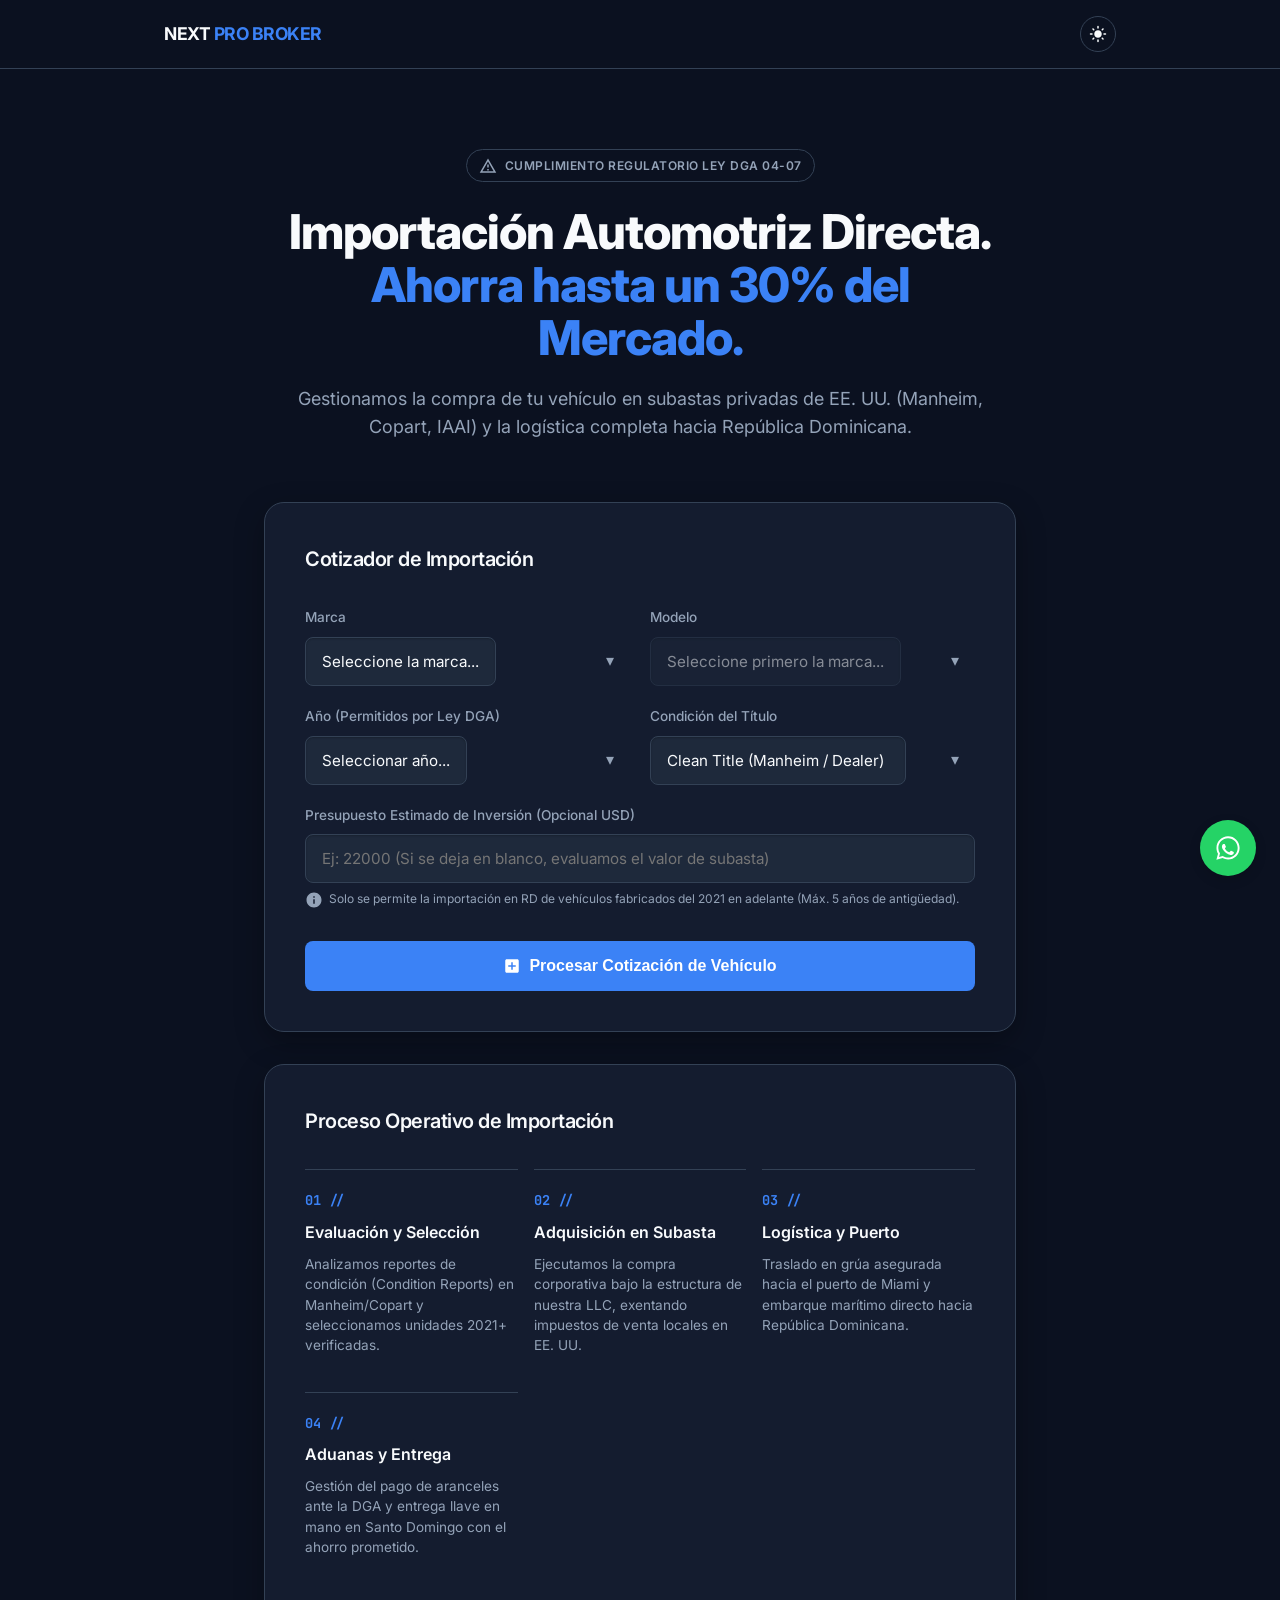
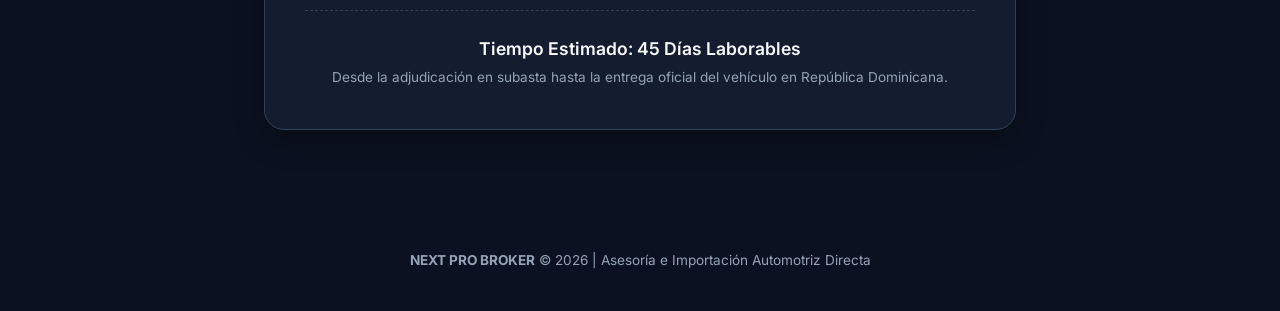
<file: index.html>
<!DOCTYPE html>
<html lang="es">
<head>
    <meta charset="UTF-8">
    <meta name="viewport" content="width=device-width, initial-scale=1.0, maximum-scale=1.0, user-scalable=no">
    <title>NEXT PRO BROKER | Importación Automotriz de Alta Gama</title>
    
    <style>
        /* =========================================
           1. SISTEMA DE DISEÑO ÉLITE (TECH BLUE LOOK)
           ========================================= */
        @import url('https://fonts.googleapis.com/css2?family=Inter:wght@300;400;500;600;700;800&family=JetBrains+Mono:wght@500;700&display=swap');

        :root {
            /* MODO OSCURO (Pro Tools Blue Theme) */
            --bg-main: #0B1120; /* Fondo azul marino profundo (Deep Navy) */
            --bg-card: #141C2F; /* Tarjetas elevadas */
            --bg-input: #1E293B; /* Inputs claros */
            --border-color: #334155; /* Bordes sutiles azulados */
            
            --text-main: #F8FAFC;
            --text-muted: #94A3B8;
            
            --primary: #3B82F6; /* Azul Eléctrico (Tech Blue) */
            --primary-hover: #2563EB;
            
            --success: #10B981; /* Verde esmeralda para éxito/ahorro */
            --success-bg: rgba(16, 185, 129, 0.1);
            
            --wa-color: #25D366;
            --stripe-color: #635BFF;

            --radius-sm: 8px;
            --radius-md: 12px;
            --radius-lg: 20px;
            
            --shadow-card: 0 10px 30px rgba(0, 0, 0, 0.3);
            --shadow-input: inset 0 1px 2px rgba(0,0,0,0.2);
        }

        /* MODO CLARO (Pro Tools Light Blue) */
        body.light-mode {
            --bg-main: #F1F5F9; /* Gris azulado claro */
            --bg-card: #FFFFFF; 
            --bg-input: #F8FAFC; 
            --border-color: #E2E8F0; 
            
            --text-main: #0F172A; /* Azul noche casi negro para texto */
            --text-muted: #64748B;
            
            --shadow-card: 0 10px 30px rgba(15, 23, 42, 0.05);
            --shadow-input: inset 0 1px 2px rgba(15, 23, 42, 0.03);
        }

        /* Reset & Base */
        * { margin: 0; padding: 0; box-sizing: border-box; -webkit-tap-highlight-color: transparent; }

        body { 
            font-family: 'Inter', sans-serif;
            background: var(--bg-main); 
            color: var(--text-main); 
            line-height: 1.6; 
            min-height: 100vh;
            transition: background-color 0.3s ease, color 0.3s ease;
            -webkit-font-smoothing: antialiased;
            -moz-osx-font-smoothing: grayscale;
        }

        /* Ocultar elementos */
        .hidden { display: none !important; }

        /* SVG */
        .svg-icon {
            width: 18px; height: 18px; fill: currentColor; display: inline-block; vertical-align: middle; flex-shrink: 0;
        }

        /* =========================================
           2. NAVEGACIÓN
           ========================================= */
        .navbar { 
            background: var(--bg-main); 
            border-bottom: 1px solid var(--border-color); 
            position: sticky; top: 0; z-index: 100;
        }
        .nav-container { max-width: 1000px; margin: 0 auto; padding: 16px 24px; display: flex; justify-content: space-between; align-items: center; }
        .logo { font-size: 1.1rem; font-weight: 700; letter-spacing: -0.5px; }
        .logo span { color: var(--primary); }

        .theme-btn {
            background: transparent; border: 1px solid var(--border-color); color: var(--text-main);
            width: 36px; height: 36px; border-radius: 50%; cursor: pointer;
            display: flex; align-items: center; justify-content: center; transition: background 0.2s;
        }
        .theme-btn:hover { background: var(--bg-input); }

        /* =========================================
           3. HERO SECTION
           ========================================= */
        .hero { padding: 80px 24px 60px; text-align: center; max-width: 800px; margin: 0 auto; }
        .hero-badge {
            display: inline-flex; align-items: center; gap: 8px; background: transparent; border: 1px solid var(--border-color);
            padding: 6px 12px; border-radius: 99px; font-size: 0.75rem; font-weight: 600; color: var(--text-muted); margin-bottom: 24px;
            letter-spacing: 0.5px; text-transform: uppercase;
        }
        .hero h1 { font-size: 3rem; line-height: 1.1; font-weight: 800; letter-spacing: -1px; margin-bottom: 20px; }
        .hero h1 span { color: var(--primary); }
        .hero p { font-size: 1.125rem; color: var(--text-muted); font-weight: 400; }

        /* =========================================
           4. CONTENEDORES & FORMULARIO
           ========================================= */
        .main-section { max-width: 800px; margin: 0 auto; padding: 0 24px 80px; }

        .glass-card { 
            background: var(--bg-card); 
            border: 1px solid var(--border-color); 
            border-radius: var(--radius-lg); 
            box-shadow: var(--shadow-card);
            overflow: hidden;
        }

        .card-body { padding: 40px; }
        .card-header-title { font-size: 1.25rem; font-weight: 600; margin-bottom: 32px; letter-spacing: -0.5px; }

        .form-grid { display: grid; grid-template-columns: 1fr 1fr; gap: 20px; }
        .full-width { grid-column: 1 / -1; }

        .input-box { display: flex; flex-direction: column; }
        .input-box label { font-size: 0.85rem; color: var(--text-muted); margin-bottom: 8px; font-weight: 500; }

        .input-box select, .input-box input { 
            background: var(--bg-input); border: 1px solid var(--border-color); color: var(--text-main); 
            padding: 14px 16px; border-radius: var(--radius-sm); font-size: 0.95rem; outline: none; transition: border-color 0.2s;
            appearance: none; -webkit-appearance: none; font-family: inherit; box-shadow: var(--shadow-input);
        }

        .select-wrapper { position: relative; }
        .select-wrapper::after {
            content: "▾"; position: absolute; right: 16px; top: 50%; transform: translateY(-50%);
            color: var(--text-muted); pointer-events: none; font-size: 1rem;
        }
        .input-box select:focus, .input-box input:focus { border-color: var(--primary); }
        .input-box select:disabled { opacity: 0.5; cursor: not-allowed; }

        .legal-note { font-size: 0.75rem; color: var(--text-muted); margin-top: 8px; font-weight: 400; display: flex; align-items: flex-start; gap: 6px; line-height: 1.4; }

        /* Botón Principal */
        .btn-action {
            background: var(--primary); color: #fff; width: 100%; padding: 16px; border-radius: var(--radius-sm);
            font-size: 1rem; font-weight: 600; border: none; cursor: pointer; margin-top: 32px;
            display: flex; align-items: center; justify-content: center; gap: 8px; transition: background 0.2s;
        }
        .btn-action:hover { background: var(--primary-hover); }

        /* =========================================
           5. RESULTADOS (ESTILO FINANCIERO)
           ========================================= */
        .results-box { margin-top: 40px; padding-top: 40px; border-top: 1px solid var(--border-color); display: grid; grid-template-columns: 1fr 1fr; gap: 16px; }

        .price-card { background: var(--bg-input); padding: 20px; border-radius: var(--radius-md); border: 1px solid var(--border-color); }
        .price-card h4 { color: var(--text-muted); font-size: 0.85rem; font-weight: 500; }
        .price-card .amount { font-family: 'JetBrains Mono', monospace; font-size: 1.75rem; font-weight: 700; margin-top: 4px; letter-spacing: -1px; }
        .price-card.dealer .amount { color: var(--text-muted); font-size: 1.25rem; font-weight: 500; text-decoration: line-through; }
        .price-card.broker .amount { color: var(--text-main); }

        .savings-card { 
            grid-column: 1 / -1; background: var(--success-bg); border: 1px solid var(--border-color); 
            padding: 20px; border-radius: var(--radius-md); display: flex; align-items: center; justify-content: space-between;
        }
        .savings-card-content { display: flex; align-items: center; gap: 12px; }
        .savings-card h4 { color: var(--success); font-size: 0.85rem; font-weight: 600; }
        .savings-card p { font-family: 'JetBrains Mono', monospace; font-size: 1.5rem; font-weight: 700; color: var(--success); letter-spacing: -0.5px; }

        .cta-group { grid-column: 1 / -1; display: flex; gap: 12px; margin-top: 16px; }

        .btn-wa, .btn-pay { 
            flex: 1; padding: 14px; border-radius: var(--radius-sm); border: none; font-size: 0.95rem; font-weight: 600; cursor: pointer; 
            display: flex; align-items: center; justify-content: center; gap: 8px; transition: opacity 0.2s; color: #fff;
        }
        .btn-wa { background: var(--wa-color); }
        .btn-pay { background: var(--stripe-color); }
        .btn-wa:hover, .btn-pay:hover { opacity: 0.9; }

        /* =========================================
           6. SECCIÓN PROCESO
           ========================================= */
        .process-section { margin-top: 32px; }
        .process-grid { display: grid; grid-template-columns: repeat(auto-fit, minmax(180px, 1fr)); gap: 16px; margin-top: 24px; }

        .step-card { padding: 20px 0; position: relative; border-top: 1px solid var(--border-color); }
        .step-badge { color: var(--text-muted); font-family: 'JetBrains Mono', monospace; font-weight: 700; font-size: 0.85rem; margin-bottom: 8px; display: block; }
        .step-card h4 { font-size: 1rem; font-weight: 600; margin-bottom: 8px; }
        .step-card p { color: var(--text-muted); font-size: 0.85rem; line-height: 1.5; }

        .timeline-box { margin-top: 32px; padding-top: 24px; border-top: 1px dashed var(--border-color); text-align: center; }
        .timeline-box h3 { font-size: 1.1rem; font-weight: 600; }
        .timeline-box p { color: var(--text-muted); font-size: 0.85rem; margin-top: 4px; }

        /* =========================================
           7. FLOTANTE WHATSAPP & FOOTER
           ========================================= */
        .floating-wa {
            position: fixed; bottom: 24px; right: 24px; background: var(--wa-color); color: #fff;
            width: 56px; height: 56px; border-radius: 50%; display: flex; align-items: center; justify-content: center;
            box-shadow: 0 4px 12px rgba(0,0,0,0.15); z-index: 999; text-decoration: none; transition: transform 0.2s;
        }
        .floating-wa:hover { transform: scale(1.05); }

        footer { text-align: center; padding: 40px 24px; color: var(--text-muted); font-size: 0.85rem; }

        /* =========================================
           8. RESPONSIVE
           ========================================= */
        @media (max-width: 768px) {
            .hero h1 { font-size: 2.2rem; }
            .card-body { padding: 24px 20px; }
            .form-grid, .results-box, .cta-group { grid-template-columns: 1fr; }
            .cta-group { flex-direction: column; }
            .savings-card { flex-direction: column; align-items: flex-start; gap: 8px; }
        }
    </style>
</head>
<body>

    <!-- Navegación -->
    <nav class="navbar">
        <div class="nav-container">
            <div class="logo">NEXT <span>PRO BROKER</span></div>
            <button id="theme-toggle" class="theme-btn" aria-label="Cambiar Tema">
                <svg id="theme-svg" class="svg-icon" viewBox="0 0 24 24">
                    <path d="M12 7c-2.76 0-5 2.24-5 5s2.24 5 5 5 5-2.24 5-5-2.24-5-5-5zM2 13h2c.55 0 1-.45 1-1s-.45-1-1-1H2c-.55 0-1 .45-1 1s.45 1 1 1zm18 0h2c.55 0 1-.45 1-1s-.45-1-1-1h-2c-.55 0-1 .45-1 1s.45 1 1 1zM11 2v2c0 .55.45 1 1 1s1-.45 1-1V2c0-.55-.45-1-1-1s-1 .45-1 1zm0 18v2c0 .55.45 1 1 1s1-.45 1-1v-2c0-.55-.45-1-1-1s-1 .45-1 1zM5.99 4.58c-.39-.39-1.03-.39-1.41 0s-.39 1.03 0 1.41l1.06 1.06c.39.39 1.03.39 1.41 0s.39-1.03 0-1.41L5.99 4.58zm12.37 12.37c-.39-.39-1.03-.39-1.41 0s-.39 1.03 0 1.41l1.06 1.06c.39.39 1.03.39 1.41 0s.39-1.03 0-1.41l-1.06-1.06zm1.06-10.96c.39-.39.39-1.03 0-1.41s-1.03-.39-1.41 0l-1.06 1.06c-.39.39-.39 1.03 0 1.41s1.03.39 1.41 0l1.06-1.06zM7.05 18.36c.39-.39.39-1.03 0-1.41s-1.03-.39-1.41 0l-1.06 1.06c-.39.39-.39 1.03 0 1.41s1.03.39 1.41 0l1.06-1.06z"/>
                </svg>
            </button>
        </div>
    </nav>

    <!-- Header Hero -->
    <header class="hero">
        <div class="hero-badge">
            <svg class="svg-icon" viewBox="0 0 24 24"><path d="M12 2L1 21h22L12 2zm0 3.99L19.53 19H4.47L12 5.99zM11 16h2v2h-2zm0-6h2v4h-2z"/></svg>
            Cumplimiento Regulatorio Ley DGA 04-07
        </div>
        <h1>Importación Automotriz Directa. <br><span>Ahorra hasta un 30% del Mercado.</span></h1>
        <p>Gestionamos la compra de tu vehículo en subastas privadas de EE. UU. (Manheim, Copart, IAAI) y la logística completa hacia República Dominicana.</p>
    </header>

    <!-- Sección Principal -->
    <main class="main-section">
        
        <!-- CALCULADORA CARD -->
        <div class="glass-card">
            <div class="card-body">
                <h2 class="card-header-title">Cotizador de Importación</h2>
                
                <form id="pro-form">
                    <div class="form-grid">
                        
                        <!-- MARCA -->
                        <div class="input-box">
                            <label>Marca</label>
                            <div class="select-wrapper">
                                <select id="marca" onchange="cargarModelosAPI()" required>
                                    <option value="" disabled selected>Seleccione la marca...</option>
                                    <option value="Acura">Acura</option>
                                    <option value="Audi">Audi</option>
                                    <option value="BMW">BMW</option>
                                    <option value="Chevrolet">Chevrolet</option>
                                    <option value="Dodge">Dodge</option>
                                    <option value="Ford">Ford</option>
                                    <option value="Honda">Honda</option>
                                    <option value="Hyundai">Hyundai</option>
                                    <option value="Infiniti">Infiniti</option>
                                    <option value="Jeep">Jeep</option>
                                    <option value="Kia">Kia</option>
                                    <option value="Lexus">Lexus</option>
                                    <option value="Mazda">Mazda</option>
                                    <option value="Mercedes-Benz">Mercedes-Benz</option>
                                    <option value="Nissan">Nissan</option>
                                    <option value="Porsche">Porsche</option>
                                    <option value="Subaru">Subaru</option>
                                    <option value="Toyota">Toyota</option>
                                    <option value="Volkswagen">Volkswagen</option>
                                </select>
                            </div>
                        </div>
                        
                        <!-- MODELO (API) -->
                        <div class="input-box">
                            <label>Modelo <span id="loading-modelos" class="hidden" style="color:var(--primary); font-size:0.75rem;">(Conectando...)</span></label>
                            <div class="select-wrapper">
                                <select id="modelo" disabled required>
                                    <option value="" disabled selected>Seleccione primero la marca...</option>
                                </select>
                            </div>
                        </div>

                        <!-- AÑO (RESTRINGIDO STRICTAMENTE POR LEY DGA: 2021 A 2026) -->
                        <div class="input-box">
                            <label>Año (Permitidos por Ley DGA)</label>
                            <div class="select-wrapper">
                                <select id="anio" required>
                                    <option value="" disabled selected>Seleccionar año...</option>
                                    <option value="2026">2026</option>
                                    <option value="2025">2025</option>
                                    <option value="2024">2024</option>
                                    <option value="2023">2023</option>
                                    <option value="2022">2022</option>
                                    <option value="2021">2021</option>
                                </select>
                            </div>
                        </div>
                        
                        <!-- CONDICIÓN -->
                        <div class="input-box">
                            <label>Condición del Título</label>
                            <div class="select-wrapper">
                                <select id="titulo" required>
                                    <option value="Clean Title">Clean Title (Manheim / Dealer)</option>
                                    <option value="Salvage / Rebuilt">Rebuilt / Salvage (Copart / IAAI)</option>
                                </select>
                            </div>
                        </div>

                        <!-- PRESUPUESTO (OPCIONAL) -->
                        <div class="input-box full-width">
                            <label>Presupuesto Estimado de Inversión (Opcional USD)</label>
                            <input type="number" id="presupuesto" placeholder="Ej: 22000 (Si se deja en blanco, evaluamos el valor de subasta)">
                            <span class="legal-note">
                                <svg class="svg-icon" viewBox="0 0 24 24"><path d="M12 2C6.48 2 2 6.48 2 12s4.48 10 10 10 10-4.48 10-10S17.52 2 12 2zm1 15h-2v-6h2v6zm0-8h-2V7h2v2z"/></svg>
                                Solo se permite la importación en RD de vehículos fabricados del 2021 en adelante (Máx. 5 años de antigüedad).
                            </span>
                        </div>
                    </div>

                    <button type="button" class="btn-action" onclick="calcularProyeccion()">
                        <svg class="svg-icon" viewBox="0 0 24 24"><path d="M19 3H5c-1.1 0-2 .9-2 2v14c0 1.1.9 2 2 2h14c1.1 0 2-.9 2-2V5c0-1.1-.9-2-2-2zm-2 10h-4v4h-2v-4H7v-2h4V7h2v4h4v2z"/></svg>
                        Procesar Cotización de Vehículo
                    </button>
                </form>

                <!-- RESULTADOS -->
                <div id="panel-resultados" class="results-box hidden">
                    <div class="price-card dealer">
                        <h4>Precio Promedio (Dealer RD)</h4>
                        <p class="amount" id="precio-local">$0</p>
                    </div>
                    
                    <div class="price-card broker">
                        <h4>Costo NEXT PRO BROKER</h4>
                        <p class="amount" id="precio-broker">$0</p>
                    </div>

                    <div class="savings-card">
                        <div class="savings-card-content">
                            <svg class="svg-icon" style="color: var(--success); width: 24px; height: 24px;" viewBox="0 0 24 24"><path d="M9 16.17L4.83 12l-1.42 1.41L9 19 21 7l-1.41-1.41z"/></svg>
                            <h4>Ahorro Estimado Retenido</h4>
                        </div>
                        <p id="monto-ahorro">$0 USD</p>
                    </div>

                    <div class="cta-group">
                        <button class="btn-wa" onclick="cerrarVentaWA()">
                            <svg class="svg-icon" viewBox="0 0 24 24"><path d="M12.04 2c-5.46 0-9.91 4.45-9.91 9.91 0 1.75.46 3.45 1.32 4.95L2.05 22l5.25-1.38c1.45.79 3.08 1.21 4.74 1.21 5.46 0 9.91-4.45 9.91-9.91 0-2.65-1.03-5.14-2.9-7.01A9.816 9.816 0 0 0 12.04 2m.01 1.67c4.55 0 8.25 3.7 8.25 8.25 0 4.55-3.7 8.25-8.25 8.25-1.5 0-2.97-.41-4.26-1.18l-.31-.18-3.16.83.84-3.08-.2-.32a8.216 8.216 0 0 1-1.26-4.32c0-4.55 3.7-8.25 8.25-8.25m4.53 11.53c-.25-.13-1.47-.72-1.7-.81-.23-.08-.39-.13-.56.13-.17.25-.64.81-.79.98-.15.17-.3.19-.55.06-.25-.13-1.06-.39-2.02-1.25-.75-.67-1.26-1.5-1.41-1.75-.15-.25-.02-.38.11-.51.11-.11.25-.29.38-.44.13-.15.17-.25.25-.42.08-.17.04-.31-.02-.44s-.56-1.35-.77-1.85c-.2-.48-.41-.42-.56-.43h-.48c-.17 0-.44.06-.67.31-.23.25-.88.86-.88 2.1 0 1.24.9 2.44 1.03 2.61.13.17 1.77 2.7 4.29 3.79.6.26 1.07.41 1.43.53.6.19 1.15.16 1.59.1.49-.07 1.47-.6 1.68-1.18.21-.58.21-1.07.15-1.18-.07-.11-.22-.18-.47-.31z"/></svg>
                            Enviar a WhatsApp
                        </button>
                        <button type="button" class="btn-pay" onclick="window.open('https://buy.stripe.com/7sY5kD2Jne7E8j25Ladby08', '_blank');">
                            <svg class="svg-icon" viewBox="0 0 24 24"><path d="M20 4H4c-1.11 0-1.99.89-1.99 2L2 18c0 1.11.89 2 2 2h16c1.11 0 2-.89 2-2V6c0-1.11-.89-2-2-2zm0 14H4v-6h16v6zm0-10H4V6h16v2z"/></svg>
                            Reservar Búsqueda ($200)
                        </button>               
                    </div>
                </div>
            </div>
        </div>

        <!-- SECCIÓN DE PROCESO & LÍNEA DE TIEMPO -->
        <div class="process-section">
            <div class="glass-card">
                <div class="card-body">
                    <h2 class="card-header-title">Proceso Operativo de Importación</h2>
                    
                    <div class="process-grid">
                        <div class="step-card">
                            <span class="step-badge" style="color: var(--primary);">01 //</span>
                            <h4>Evaluación y Selección</h4>
                            <p>Analizamos reportes de condición (Condition Reports) en Manheim/Copart y seleccionamos unidades 2021+ verificadas.</p>
                        </div>
                        
                        <div class="step-card">
                            <span class="step-badge" style="color: var(--primary);">02 //</span>
                            <h4>Adquisición en Subasta</h4>
                            <p>Ejecutamos la compra corporativa bajo la estructura de nuestra LLC, exentando impuestos de venta locales en EE. UU.</p>
                        </div>

                        <div class="step-card">
                            <span class="step-badge" style="color: var(--primary);">03 //</span>
                            <h4>Logística y Puerto</h4>
                            <p>Traslado en grúa asegurada hacia el puerto de Miami y embarque marítimo directo hacia República Dominicana.</p>
                        </div>

                        <div class="step-card">
                            <span class="step-badge" style="color: var(--primary);">04 //</span>
                            <h4>Aduanas y Entrega</h4>
                            <p>Gestión del pago de aranceles ante la DGA y entrega llave en mano en Santo Domingo con el ahorro prometido.</p>
                        </div>
                    </div>

                    <div class="timeline-box">
                        <h3>Tiempo Estimado: 45 Días Laborables</h3>
                        <p>Desde la adjudicación en subasta hasta la entrega oficial del vehículo en República Dominicana.</p>
                    </div>
                </div>
            </div>
        </div>
    </main>

    <!-- Botón Flotante Permanente de WhatsApp -->
    <a href="javascript:void(0)" onclick="cerrarVentaWA()" class="floating-wa" aria-label="Contacto Directo WhatsApp">
        <svg class="svg-icon" style="width: 28px; height: 28px;" viewBox="0 0 24 24"><path d="M12.04 2c-5.46 0-9.91 4.45-9.91 9.91 0 1.75.46 3.45 1.32 4.95L2.05 22l5.25-1.38c1.45.79 3.08 1.21 4.74 1.21 5.46 0 9.91-4.45 9.91-9.91 0-2.65-1.03-5.14-2.9-7.01A9.816 9.816 0 0 0 12.04 2m.01 1.67c4.55 0 8.25 3.7 8.25 8.25 0 4.55-3.7 8.25-8.25 8.25-1.5 0-2.97-.41-4.26-1.18l-.31-.18-3.16.83.84-3.08-.2-.32a8.216 8.216 0 0 1-1.26-4.32c0-4.55 3.7-8.25 8.25-8.25m4.53 11.53c-.25-.13-1.47-.72-1.7-.81-.23-.08-.39-.13-.56.13-.17.25-.64.81-.79.98-.15.17-.3.19-.55.06-.25-.13-1.06-.39-2.02-1.25-.75-.67-1.26-1.5-1.41-1.75-.15-.25-.02-.38.11-.51.11-.11.25-.29.38-.44.13-.15.17-.25.25-.42.08-.17.04-.31-.02-.44s-.56-1.35-.77-1.85c-.2-.48-.41-.42-.56-.43h-.48c-.17 0-.44.06-.67.31-.23.25-.88.86-.88 2.1 0 1.24.9 2.44 1.03 2.61.13.17 1.77 2.7 4.29 3.79.6.26 1.07.41 1.43.53.6.19 1.15.16 1.59.1.49-.07 1.47-.6 1.68-1.18.21-.58.21-1.07.15-1.18-.07-.11-.22-.18-.47-.31z"/></svg>
    </a>

    <footer>
        <p><strong>NEXT PRO BROKER</strong> &copy; 2026 | Asesoría e Importación Automotriz Directa</p>
    </footer>

    <!-- LÓGICA JAVASCRIPT UNIFICADA -->
    <script>
        // 1. CONTROL DE TEMA (DARK / LIGHT)
        const themeBtn = document.getElementById('theme-toggle');
        const body = document.body;

        themeBtn.addEventListener('click', () => {
            body.classList.toggle('light-mode');
        });

        // 2. CONEXIÓN API DE NHTSA PARA MODELOS EN TIEMPO REAL
        async function cargarModelosAPI() {
            const marca = document.getElementById("marca").value;
            const selectModelo = document.getElementById("modelo");
            const loadingText = document.getElementById("loading-modelos");

            selectModelo.innerHTML = '<option value="" disabled selected>Seleccione el modelo...</option>';
            selectModelo.disabled = true;

            if (!marca) return;
            loadingText.classList.remove("hidden");

            try {
                const response = await fetch(`https://vpic.nhtsa.dot.gov/api/vehicles/GetModelsForMake/${marca}?format=json`);
                const data = await response.json();
                const modelosUnicos = [...new Set(data.Results.map(i => i.Model_Name).sort())];

                modelosUnicos.forEach(modelo => {
                    let opt = document.createElement("option");
                    opt.value = modelo;
                    opt.textContent = modelo.charAt(0).toUpperCase() + modelo.slice(1).toLowerCase();
                    selectModelo.appendChild(opt);
                });

                if(marca === "Infiniti") {
                     let optQ50s = document.createElement("option");
                     optQ50s.value = "Q50s"; optQ50s.textContent = "Q50s";
                     selectModelo.insertBefore(optQ50s, selectModelo.children[1]);
                }
                selectModelo.disabled = false;
            } catch (error) {
                selectModelo.innerHTML = '<option value="" disabled>Error de API. Escriba el modelo en WhatsApp.</option>';
                selectModelo.disabled = false;
            } finally {
                loadingText.classList.add("hidden");
            }
        }

        // 3. CÁLCULO FINANCIERO Y MOSTRAR RESULTADOS
        function calcularProyeccion() {
            const marca = document.getElementById("marca").value;
            const modelo = document.getElementById("modelo").value;
            const anio = document.getElementById("anio").value;

            if (!marca || !modelo || !anio) {
                alert("Por favor selecciona la Marca, Modelo y Año (2021-2026).");
                return;
            }

            const panel = document.getElementById("panel-resultados");
            panel.classList.remove("hidden");
            const pres = document.getElementById("presupuesto").value;

            if (pres !== "" && !isNaN(pres)) {
                const p = parseFloat(pres);
                // Proyección de ahorro real del 30% sobre valor de calle en RD
                const precioCalleRD = p * 1.30; 
                document.getElementById("precio-local").textContent = "$" + Math.round(precioCalleRD).toLocaleString('en-US');
                document.getElementById("precio-broker").textContent = "$" + Math.round(p).toLocaleString('en-US');
                document.getElementById("monto-ahorro").textContent = "$" + Math.round(precioCalleRD - p).toLocaleString('en-US') + " USD";
            } else {
                document.getElementById("precio-local").textContent = "Por Cotizar";
                document.getElementById("precio-broker").textContent = "A Evaluar";
                document.getElementById("monto-ahorro").textContent = "Sujeto a Subasta";
            }
            
            setTimeout(() => panel.scrollIntoView({ behavior: 'smooth', block: 'start' }), 100);
        }

        // 4. GENERACIÓN DE MENSAJE UNICODE PARA WHATSAPP
        function cerrarVentaWA() {
            const m = document.getElementById("marca").value || "No seleccionada";
            const modSel = document.getElementById("modelo");
            const mod = (modSel && modSel.selectedIndex > 0) ? modSel.options[modSel.selectedIndex].text : "No especificado";
            const a = document.getElementById("anio").value || "2021+";
            const t = document.getElementById("titulo").value || "Sin especificar";
            const p = document.getElementById("presupuesto").value;

            let fin = (p !== "" && !isNaN(p))
                ? `💵 Presupuesto Estimado: $${p} USD\n📉 Inversión Proyectada: ${document.getElementById("precio-broker").textContent}\n💰 Ahorro Estimado: ${document.getElementById("monto-ahorro").textContent}\n`
                : `📋 Presupuesto: Evaluaremos el valor óptimo en subasta.\n`;

            const texto = `SOLICITUD DE COTIZACIÓN - NEXT PRO BROKER\n\n` +
                          `🚗 VEHÍCULO REQUERIDO:\n` +
                          `• Marca: ${m}\n` +
                          `• Modelo: ${mod}\n` +
                          `• Año: ${a} (Cumple Ley DGA)\n` +
                          `• Condición Título: ${t}\n\n` +
                          `📊 ANÁLISIS DE COSTOS:\n` + fin + `\n` +
                          `⏱ Tiempo Estimado de Importación: 45 días laborables.\n\n` +
                          `Hola, me interesa avanzar con la búsqueda de esta unidad.`;

            const numeroBusiness = "18099824302";
            window.open(`https://wa.me/${numeroBusiness}?text=${encodeURIComponent(texto)}`, '_blank');
        }
    </script>
</body>
</html>
</file>
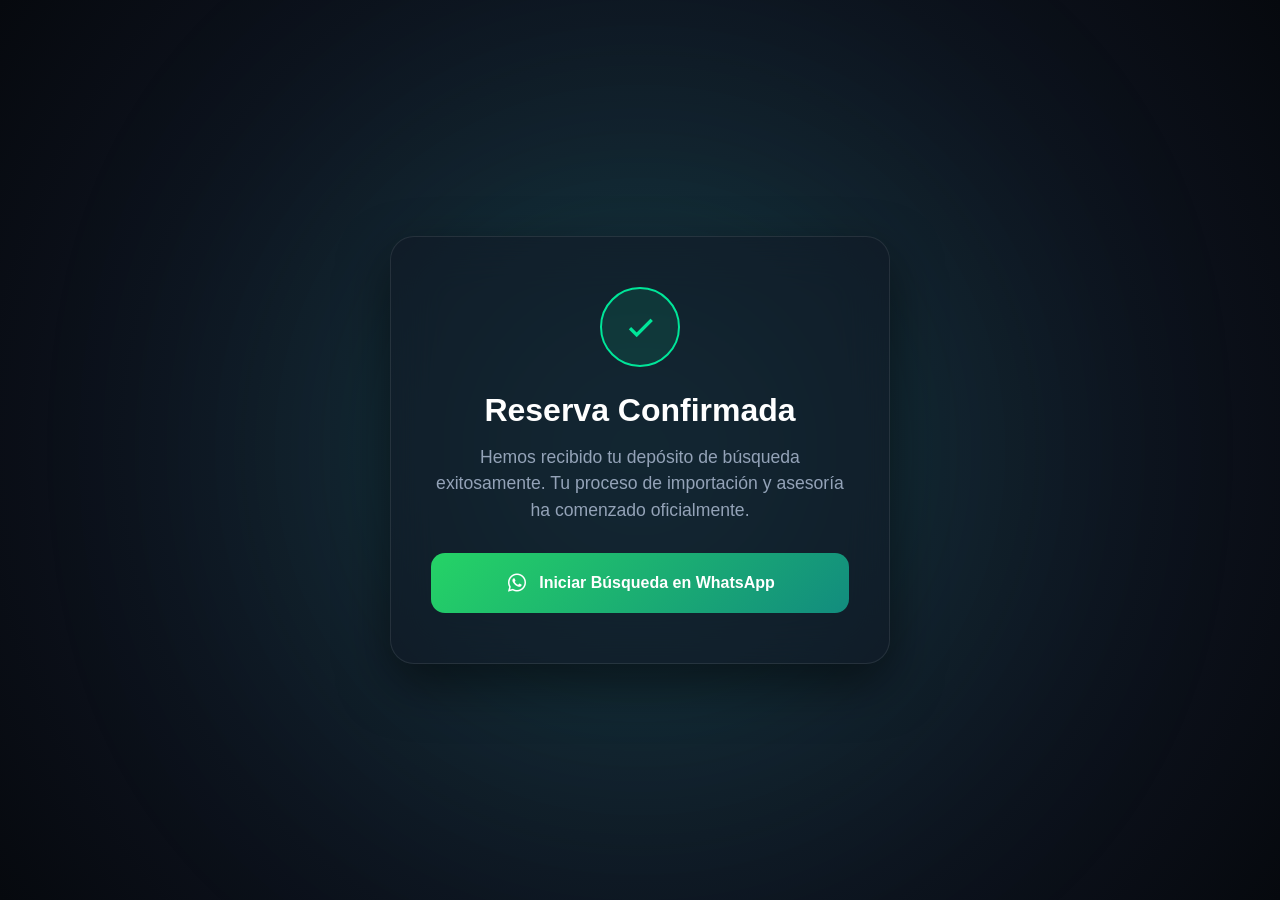
<file: gracias.html>
<!DOCTYPE html>
<html lang="es">
<head>
    <meta charset="UTF-8">
    <meta name="viewport" content="width=device-width, initial-scale=1.0">
    <title>Pago Confirmado | NEXT PRO BROKER</title>
    <link href="https://unpkg.com/boxicons@2.1.4/css/boxicons.min.css" rel="stylesheet">
    <style>
        :root {
            --bg-main: #06090E;
            --bg-gradient: radial-gradient(circle at 50% 50%, #1a233A 0%, #06090E 100%);
            --glass-bg: rgba(18, 24, 38, 0.55);
            --glass-border: rgba(255, 255, 255, 0.09);
            --primary: #FF2A4B;
            --success: #00E699;
            --text-main: #FFFFFF;
            --text-muted: #94A3B8;
        }

        * { margin: 0; padding: 0; box-sizing: border-box; font-family: -apple-system, BlinkMacSystemFont, "SF Pro Display", sans-serif; }
        
        body { 
            background: var(--bg-gradient); color: var(--text-main); 
            height: 100vh; display: flex; align-items: center; justify-content: center; overflow: hidden;
        }

        .ambient-blob {
            position: fixed; width: 600px; height: 600px; background: var(--success);
            border-radius: 50%; filter: blur(150px); opacity: 0.15; z-index: -1;
        }

        .success-card {
            background: var(--glass-bg); backdrop-filter: blur(25px); -webkit-backdrop-filter: blur(25px);
            border: 1px solid var(--glass-border); border-radius: 24px; padding: 50px 40px;
            text-align: center; max-width: 500px; width: 90%; box-shadow: 0 20px 50px rgba(0,0,0,0.5);
            animation: slideUp 0.8s cubic-bezier(0.16, 1, 0.3, 1) forwards;
        }

        @keyframes slideUp { from { transform: translateY(30px); opacity: 0; } to { transform: translateY(0); opacity: 1; } }

        .icon-wrapper {
            width: 80px; height: 80px; background: rgba(0, 230, 153, 0.1); border: 2px solid var(--success);
            border-radius: 50%; display: flex; align-items: center; justify-content: center;
            margin: 0 auto 25px; color: var(--success); font-size: 2.5rem;
        }

        h1 { font-size: 2rem; font-weight: 900; margin-bottom: 15px; }
        p { color: var(--text-muted); font-size: 1.1rem; margin-bottom: 30px; line-height: 1.5; }

        .btn-wa {
            background: linear-gradient(135deg, #25D366 0%, #128C7E 100%); color: #fff;
            padding: 18px; border-radius: 14px; text-decoration: none; font-weight: 800;
            display: flex; align-items: center; justify-content: center; gap: 10px; transition: transform 0.3s ease;
        }
        .btn-wa:hover { transform: translateY(-3px); }

    </style>
</head>
<body>

    <div class="ambient-blob"></div>

    <div class="success-card">
        <div class="icon-wrapper">
            <i class='bx bx-check'></i>
        </div>
        <h1>Reserva Confirmada</h1>
        <p>Hemos recibido tu depósito de búsqueda exitosamente. Tu proceso de importación y asesoría ha comenzado oficialmente.</p>
        
        <a href="https://wa.me/18099824302?text=Hola,%20acabo%20de%20completar%20el%20pago%20de%20reserva%20en%20la%20web.%20Estoy%20listo%20para%20los%20siguientes%20pasos." class="btn-wa">
            <i class='bx bxl-whatsapp' style="font-size: 1.5rem;"></i>
            Iniciar Búsqueda en WhatsApp
        </a>
    </div>

</body>
</html>
</file>
